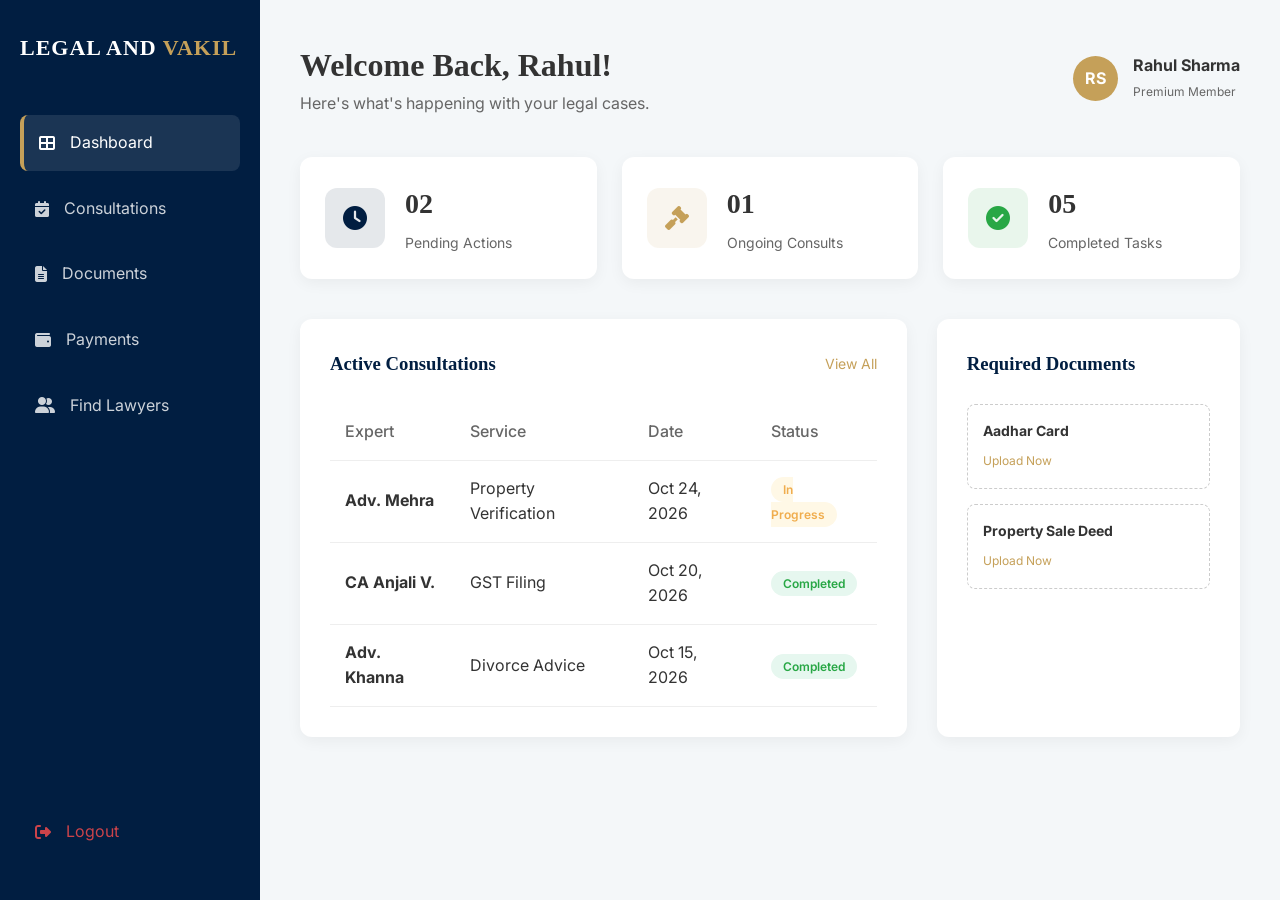
<file: dashboard.html>
<!DOCTYPE html>
<html lang="en">
<head>
    <meta charset="UTF-8">
    <meta name="viewport" content="width=device-width, initial-scale=1.0">
    <title>Dashboard | Legal and Vakil</title>
    <!-- Google Fonts -->
    <link href="https://fonts.googleapis.com/css2?family=Inter:wght@400;500;600;700&display=swap" rel="stylesheet">
    <!-- Font Awesome -->
    <link rel="stylesheet" href="https://cdnjs.cloudflare.com/ajax/libs/font-awesome/6.4.0/css/all.min.css">
    <link rel="stylesheet" href="style.css">
    <style>
        body {
            background-color: #f4f7f9;
            display: flex;
            min-height: 100vh;
        }
        
        /* Dashboard Layout */
        .sidebar {
            width: 260px;
            background: var(--primary);
            color: white;
            padding: 30px 20px;
            display: flex;
            flex-direction: column;
            position: fixed;
            height: 100vh;
        }

        .sidebar .logo {
            color: white;
            margin-bottom: 50px;
            font-size: 22px;
        }

        .sidebar-menu {
            flex: 1;
        }

        .menu-item {
            display: flex;
            align-items: center;
            gap: 15px;
            padding: 15px;
            border-radius: 8px;
            margin-bottom: 10px;
            transition: var(--transition);
            opacity: 0.8;
            cursor: pointer;
        }

        .menu-item:hover, .menu-item.active {
            background: rgba(255,255,255,0.1);
            opacity: 1;
        }

        .menu-item.active {
            border-left: 4px solid var(--secondary);
        }

        .main-content {
            margin-left: 260px;
            flex: 1;
            padding: 40px;
        }

        .dash-header {
            display: flex;
            justify-content: space-between;
            align-items: center;
            margin-bottom: 40px;
        }

        .user-profile {
            display: flex;
            align-items: center;
            gap: 15px;
        }

        .avatar {
            width: 45px;
            height: 45px;
            border-radius: 50%;
            background: var(--secondary);
            display: flex;
            align-items: center;
            justify-content: center;
            font-weight: bold;
            color: white;
        }

        .stats-grid {
            display: grid;
            grid-template-columns: repeat(3, 1fr);
            gap: 25px;
            margin-bottom: 40px;
        }

        .stat-card {
            background: white;
            padding: 25px;
            border-radius: 12px;
            box-shadow: 0 4px 15px rgba(0,0,0,0.05);
            display: flex;
            align-items: center;
            gap: 20px;
        }

        .stat-icon {
            width: 60px;
            height: 60px;
            border-radius: 12px;
            display: flex;
            align-items: center;
            justify-content: center;
            font-size: 24px;
        }

        .stat-icon.blue { background: rgba(1, 30, 65, 0.1); color: var(--primary); }
        .stat-icon.gold { background: rgba(197, 160, 89, 0.1); color: var(--secondary); }
        .stat-icon.green { background: rgba(40, 167, 69, 0.1); color: #28a745; }

        .stat-info h3 { font-size: 28px; margin-bottom: 5px; }
        .stat-info p { color: var(--text-muted); font-size: 14px; }

        .dashboard-body {
            display: grid;
            grid-template-columns: 2fr 1fr;
            gap: 30px;
        }

        .card {
            background: white;
            padding: 30px;
            border-radius: 12px;
            box-shadow: 0 4px 15px rgba(0,0,0,0.05);
            overflow: hidden; /* Prevent table overflow */
        }

        .card-title {
            display: flex;
            justify-content: space-between;
            align-items: center;
            margin-bottom: 25px;
            color: var(--primary);
        }

        .table-responsive {
            width: 100%;
            overflow-x: auto;
            -webkit-overflow-scrolling: touch;
        }

        .consult-table {
            width: 100%;
            border-collapse: collapse;
            min-width: 500px; /* Ensure table doesn't get too squished */
        }

        .consult-table th {
            text-align: left;
            padding: 15px;
            border-bottom: 1px solid #eee;
            color: var(--text-muted);
            font-weight: 500;
        }

        .consult-table td {
            padding: 15px;
            border-bottom: 1px solid #eee;
        }

        .status-pill {
            padding: 5px 12px;
            border-radius: 20px;
            font-size: 12px;
            font-weight: 600;
        }

        .status-pill.success { background: #e6f7ef; color: #28a745; }
        .status-pill.warning { background: #fff8e6; color: #f0ad4e; }

        /* Small screen adjustments */
        @media (max-width: 992px) {
            .sidebar { width: 80px; padding: 20px 10px; }
            .sidebar .logo, .menu-item span { display: none; }
            .main-content { margin-left: 80px; }
            .stats-grid { grid-template-columns: 1fr; }
            .dashboard-body { grid-template-columns: 1fr; }
        }

        @media (max-width: 600px) {
            body { flex-direction: column; }
            .sidebar { 
                position: relative; 
                width: 100%; 
                height: auto; 
                flex-direction: row; 
                padding: 10px;
                justify-content: center;
                gap: 10px;
            }
            .sidebar .menu-item { margin-bottom: 0; padding: 10px; }
            .main-content { margin-left: 0; padding: 20px; }
            .dash-header { flex-direction: column; align-items: flex-start; gap: 20px; }
            .user-profile { width: 100%; justify-content: space-between; border-top: 1px solid #eee; padding-top: 20px; }
            .stat-card { flex-direction: column; text-align: center; }
        }
    </style>
</head>
<body>

    <!-- Sidebar -->
    <div class="sidebar">
        <a href="index.html" class="logo">LEGAL AND<span> VAKIL</span></a>
        <div class="sidebar-menu">
            <div class="menu-item active">
                <i class="fas fa-th-large"></i>
                <span>Dashboard</span>
            </div>
            <div class="menu-item">
                <i class="fas fa-calendar-check"></i>
                <span>Consultations</span>
            </div>
            <div class="menu-item">
                <i class="fas fa-file-alt"></i>
                <span>Documents</span>
            </div>
            <div class="menu-item">
                <i class="fas fa-wallet"></i>
                <span>Payments</span>
            </div>
            <div class="menu-item">
                <i class="fas fa-user-friends"></i>
                <span>Find Lawyers</span>
            </div>
        </div>
        <div class="menu-item" style="color: #ff4d4d;">
            <i class="fas fa-sign-out-alt"></i>
            <span>Logout</span>
        </div>
    </div>

    <!-- Main Content -->
    <div class="main-content">
        <div class="dash-header">
            <div>
                <h1>Welcome Back, Rahul!</h1>
                <p style="color: var(--text-muted);">Here's what's happening with your legal cases.</p>
            </div>
            <div class="user-profile">
                <div class="avatar">RS</div>
                <div>
                    <strong>Rahul Sharma</strong><br>
                    <span style="font-size: 12px; color: var(--text-muted);">Premium Member</span>
                </div>
            </div>
        </div>

        <div class="stats-grid">
            <div class="stat-card">
                <div class="stat-icon blue"><i class="fas fa-clock"></i></div>
                <div class="stat-info">
                    <h3>02</h3>
                    <p>Pending Actions</p>
                </div>
            </div>
            <div class="stat-card">
                <div class="stat-icon gold"><i class="fas fa-gavel"></i></div>
                <div class="stat-info">
                    <h3>01</h3>
                    <p>Ongoing Consults</p>
                </div>
            </div>
            <div class="stat-card">
                <div class="stat-icon green"><i class="fas fa-check-circle"></i></div>
                <div class="stat-info">
                    <h3>05</h3>
                    <p>Completed Tasks</p>
                </div>
            </div>
        </div>

        <div class="dashboard-body">
            <div class="card">
                <div class="card-title">
                    <h3>Active Consultations</h3>
                    <a href="#" style="color: var(--secondary); font-size: 14px;">View All</a>
                </div>
                <table class="consult-table">
                    <thead>
                        <tr>
                            <th>Expert</th>
                            <th>Service</th>
                            <th>Date</th>
                            <th>Status</th>
                        </tr>
                    </thead>
                    <tbody>
                        <tr>
                            <td><strong>Adv. Mehra</strong></td>
                            <td>Property Verification</td>
                            <td>Oct 24, 2026</td>
                            <td><span class="status-pill warning">In Progress</span></td>
                        </tr>
                        <tr>
                            <td><strong>CA Anjali V.</strong></td>
                            <td>GST Filing</td>
                            <td>Oct 20, 2026</td>
                            <td><span class="status-pill success">Completed</span></td>
                        </tr>
                        <tr>
                            <td><strong>Adv. Khanna</strong></td>
                            <td>Divorce Advice</td>
                            <td>Oct 15, 2026</td>
                            <td><span class="status-pill success">Completed</span></td>
                        </tr>
                    </tbody>
                </table>
            </div>

            <div class="card">
                <div class="card-title">
                    <h3>Required Documents</h3>
                </div>
                <div class="doc-list" style="display: flex; flex-direction: column; gap: 15px;">
                    <div style="padding: 15px; border: 1px dashed #ccc; border-radius: 8px;">
                        <p style="font-size: 14px; margin-bottom: 5px;"><strong>Aadhar Card</strong></p>
                        <a href="#" style="font-size: 12px; color: var(--secondary);">Upload Now</a>
                    </div>
                    <div style="padding: 15px; border: 1px dashed #ccc; border-radius: 8px;">
                        <p style="font-size: 14px; margin-bottom: 5px;"><strong>Property Sale Deed</strong></p>
                        <a href="#" style="font-size: 12px; color: var(--secondary);">Upload Now</a>
                    </div>
                </div>
            </div>
        </div>
    </div>

</body>
</html>
</file>
<file: style.css>
/* Global Styles */
:root {
    --primary: #011e41; /* Deep Navy */
    --secondary: #c5a059; /* Gold */
    --accent: #d4af37;
    --bg-light: #fcfcfc;
    --text-main: #333;
    --text-muted: #666;
    --white: #ffffff;
    --shadow: 0 10px 30px rgba(0, 0, 0, 0.1);
    --transition: all 0.3s ease;
}

* {
    margin: 0;
    padding: 0;
    box-sizing: border-box;
}

body {
    font-family: 'Inter', sans-serif;
    color: var(--text-main);
    background-color: var(--bg-light);
    line-height: 1.6;
    overflow-x: hidden;
}

h1, h2, h3, .logo {
    font-family: 'Playfair Display', serif;
    font-weight: 700;
}

a {
    text-decoration: none;
    color: inherit;
    transition: var(--transition);
}

ul {
    list-style: none;
}

.container {
    max-width: 1200px;
    margin: 0 auto;
    padding: 0 20px;
}

/* Header & Navbar */
header {
    background: rgba(255, 255, 255, 0.95);
    padding: 20px 0;
    position: sticky;
    top: 0;
    z-index: 1000;
    box-shadow: 0 2px 10px rgba(0,0,0,0.05);
    transition: all 0.4s cubic-bezier(0.4, 0, 0.2, 1);
    backdrop-filter: blur(10px);
    -webkit-backdrop-filter: blur(10px);
}

header.scrolled {
    padding: 12px 0;
    background: rgba(255, 255, 255, 0.85);
    box-shadow: 0 5px 20px rgba(0,0,0,0.1);
}

nav {
    display: flex;
    justify-content: space-between;
    align-items: center;
}

.logo {
    font-size: 24px;
    color: var(--primary);
    letter-spacing: 1px;
}

.logo span {
    color: var(--secondary);
}

.nav-links {
    display: flex;
    gap: 35px;
}

.nav-links a {
    position: relative;
    font-weight: 500;
    color: var(--primary);
}

.nav-links a::after {
    content: '';
    position: absolute;
    bottom: -5px;
    left: 0;
    width: 0;
    height: 2px;
    background: var(--secondary);
    transition: width 0.3s ease;
}

.nav-links a:hover {
    color: var(--secondary);
}

.nav-links a:hover::after {
    width: 100%;
}

.btn {
    padding: 12px 24px;
    border-radius: 4px;
    font-weight: 600;
    cursor: pointer;
    display: inline-block;
}

.btn-primary {
    background: var(--primary);
    color: var(--white);
}

.btn-primary:hover {
    background: #002b5e;
    transform: translateY(-2px);
}

.btn-outline {
    border: 2px solid var(--secondary);
    color: var(--secondary);
}

.btn-outline:hover {
    background: var(--secondary);
    color: var(--white);
}

/* Hero Section */
.hero {
    position: relative;
    height: 80vh;
    min-height: 500px;
    display: flex;
    align-items: center;
    background: linear-gradient(rgba(1, 30, 65, 0.7), rgba(1, 30, 65, 0.7)), 
                url('https://images.unsplash.com/photo-1589829545856-d10d557cf95f?auto=format&fit=crop&q=80&w=2070');
    background-size: cover;
    background-position: center;
    color: var(--white);
    text-align: center;
}

.hero-content {
    max-width: 800px;
    margin: 0 auto;
}

.hero h1 {
    font-size: 56px;
    margin-bottom: 20px;
    line-height: 1.2;
}

.hero p {
    font-size: 20px;
    margin-bottom: 40px;
    opacity: 0.9;
}

.search-box {
    background: var(--white);
    padding: 10px;
    border-radius: 50px;
    display: flex;
    max-width: 600px;
    margin: 0 auto;
    box-shadow: var(--shadow);
}

.search-box input {
    flex: 1;
    border: none;
    padding: 15px 25px;
    font-size: 16px;
    border-radius: 50px;
    outline: none;
}

.search-box .btn {
    border-radius: 50px;
    padding: 15px 40px;
}

/* Services Section */
.services {
    padding: 100px 0;
}

.section-head {
    text-align: center;
    margin-bottom: 60px;
}

.section-head h2 {
    font-size: 36px;
    color: var(--primary);
    margin-bottom: 10px;
}

.section-head p {
    color: var(--text-muted);
}

.services-grid {
    display: grid;
    grid-template-columns: repeat(auto-fit, minmax(280px, 1fr));
    gap: 30px;
}

.service-card {
    background: var(--white);
    padding: 40px 30px;
    border-radius: 8px;
    box-shadow: 0 5px 15px rgba(0,0,0,0.05);
    text-align: center;
    transition: var(--transition);
    border-bottom: 3px solid transparent;
}

.service-card:hover {
    transform: translateY(-10px);
    box-shadow: var(--shadow);
    border-bottom: 3px solid var(--secondary);
}

.service-card i {
    font-size: 40px;
    color: var(--secondary);
    margin-bottom: 20px;
    display: block;
}

.service-card h3 {
    margin-bottom: 15px;
    color: var(--primary);
}

/* Talk to Lawyer Section */
.consultation {
    background: #f0f4f8;
    padding: 80px 0;
}

.consult-box {
    display: flex;
    align-items: center;
    gap: 50px;
    background: var(--white);
    padding: 50px;
    border-radius: 12px;
    box-shadow: var(--shadow);
}

.consult-text {
    flex: 1;
}

.consult-text h2 {
    font-size: 32px;
    margin-bottom: 20px;
    color: var(--primary);
}

.consult-steps {
    display: flex;
    flex-direction: column;
    gap: 20px;
    margin-bottom: 30px;
}

.step {
    display: flex;
    align-items: flex-start;
    gap: 15px;
}

.step-num {
    background: var(--secondary);
    color: var(--white);
    width: 30px;
    height: 30px;
    border-radius: 50%;
    display: flex;
    align-items: center;
    justify-content: center;
    flex-shrink: 0;
    font-weight: bold;
}

.consult-img {
    flex: 0.8;
}

.consult-img img {
    width: 100%;
    border-radius: 8px;
}

/* Footer */
footer {
    background: var(--primary);
    color: var(--white);
    padding: 80px 0 20px;
}

.footer-grid {
    display: grid;
    grid-template-columns: 2fr 1fr 1fr 1fr;
    gap: 50px;
    margin-bottom: 50px;
}

.footer-col h4 {
    margin-bottom: 25px;
    color: var(--secondary);
    font-size: 18px;
}

.footer-col p {
    opacity: 0.7;
    margin-bottom: 20px;
}

.footer-col ul li {
    margin-bottom: 12px;
}

.footer-col ul li a {
    opacity: 0.7;
}

.footer-col ul li a:hover {
    opacity: 1;
    color: var(--secondary);
}

.footer-bottom {
    text-align: center;
    padding-top: 20px;
    border-top: 1px solid rgba(255,255,255,0.1);
    font-size: 14px;
    opacity: 0.6;
}

/* Trust Badges */
.trust-badges {
    background: white;
    padding: 40px 0;
    border-bottom: 1px solid #eee;
}

.badges-flex {
    display: flex;
    justify-content: space-between;
    align-items: center;
    opacity: 0.5;
    filter: grayscale(1);
}

.badges-flex i { font-size: 30px; }

/* Featured Experts */
.experts {
    padding: 100px 0;
    background: #fff;
}

.experts-grid {
    display: grid;
    grid-template-columns: repeat(auto-fit, minmax(260px, 1fr));
    gap: 30px;
}

.expert-card {
    text-align: center;
    background: var(--bg-light);
    padding: 30px;
    border-radius: 12px;
    transition: var(--transition);
}

.expert-card img {
    width: 120px;
    height: 120px;
    border-radius: 50%;
    object-fit: cover;
    margin-bottom: 20px;
    border: 3px solid var(--secondary);
}

.expert-card:hover {
    background: white;
    box-shadow: var(--shadow);
}

.rating { color: #f0ad4e; margin-bottom: 10px; }

/* Testimonials */
.testimonials {
    background: var(--primary);
    color: white;
    padding: 100px 0;
}

.test-grid {
    display: grid;
    grid-template-columns: repeat(auto-fit, minmax(300px, 1fr));
    gap: 30px;
}

.test-card {
    background: rgba(255,255,255,0.05);
    padding: 40px;
    border-radius: 12px;
    position: relative;
}

.test-card i.quote {
    position: absolute;
    top: 20px;
    right: 30px;
    font-size: 40px;
    opacity: 0.1;
}

/* Blog Section */
.blog { padding: 100px 0; }

.blog-grid {
    display: grid;
    grid-template-columns: repeat(auto-fit, minmax(350px, 1fr));
    gap: 30px;
}

.blog-card {
    background: white;
    border-radius: 12px;
    overflow: hidden;
    box-shadow: 0 5px 15px rgba(0,0,0,0.05);
}

.blog-img { height: 200px; overflow: hidden; }
.blog-img img { width: 100%; height: 100%; object-fit: cover; transition: transform 0.5s; }
.blog-card:hover .blog-img img { transform: scale(1.1); }
.blog-content { padding: 25px; }

/* FAQ Section */
.faq { padding: 100px 0; background: #f9f9f9; }
.faq-list { max-width: 800px; margin: 0 auto; }
.faq-item {
    background: white;
    padding: 20px;
    margin-bottom: 15px;
    border-radius: 8px;
    cursor: pointer;
    box-shadow: 0 2px 5px rgba(0,0,0,0.02);
}

.faq-question {
    display: flex;
    justify-content: space-between;
    font-weight: 600;
}

.faq-answer { display: none; padding-top: 15px; color: var(--text-muted); }

/* App Promo */
.app-promo {
    background: linear-gradient(to right, var(--primary), #003a7a);
    color: white;
    padding: 80px 0;
    text-align: center;
}

.app-btns { display: flex; justify-content: center; gap: 20px; margin-top: 30px; }
.app-btn {
    background: white;
    color: var(--primary);
    padding: 12px 30px;
    border-radius: 50px;
    font-weight: 600;
}

/* --- Animations --- */

@keyframes fadeInUp {
    from {
        opacity: 0;
        transform: translateY(30px);
    }
    to {
        opacity: 1;
        transform: translateY(0);
    }
}

@keyframes fadeIn {
    from { opacity: 0; }
    to { opacity: 1; }
}

.reveal {
    opacity: 0;
    transform: translateY(30px);
    transition: all 0.8s cubic-bezier(0.4, 0, 0.2, 1);
}

.reveal.active {
    opacity: 1;
    transform: translateY(0);
}

.reveal-onload {
    animation: fadeInUp 1s ease-out forwards;
}

/* Delay for children in grid */
.services-grid .service-card,
.experts-grid .expert-card,
.blog-grid .blog-card {
    opacity: 0;
    transform: translateY(20px);
    transition: all 0.6s ease-out;
}

.reveal.active .service-card,
.reveal.active .expert-card,
.reveal.active .blog-card {
    opacity: 1;
    transform: translateY(0);
}

/* Staggered delay using nth-child */
.reveal.active .service-card:nth-child(2),
.reveal.active .expert-card:nth-child(2),
.reveal.active .blog-card:nth-child(2) { transition-delay: 0.1s; }
.reveal.active .service-card:nth-child(3),
.reveal.active .expert-card:nth-child(3),
.reveal.active .blog-card:nth-child(3) { transition-delay: 0.2s; }
.reveal.active .service-card:nth-child(4),
.reveal.active .expert-card:nth-child(4) { transition-delay: 0.3s; }
.reveal.active .service-card:nth-child(5) { transition-delay: 0.4s; }
.reveal.active .service-card:nth-child(6) { transition-delay: 0.5s; }

/* Micro-interactions */
.btn {
    transition: all 0.3s cubic-bezier(0.4, 0, 0.2, 1);
}

.btn:active {
    transform: scale(0.95);
}

.logo:hover {
    transform: scale(1.05);
}

.logo {
    transition: transform 0.3s ease;
}

/* --- Responsive Styles --- */

/* Tablets (max-width: 992px) */
@media (max-width: 992px) {
    .container { padding: 0 30px; }
    
    .hero h1 { font-size: 44px; }
    
    .footer-grid {
        grid-template-columns: 1fr 1fr;
        gap: 40px;
    }
    
    .consult-box {
        flex-direction: column;
        padding: 40px;
        gap: 30px;
    }
    
    .consult-img { display: none; }
}

/* Mobile Devices (max-width: 768px) */
@media (max-width: 768px) {
    .menu-toggle { display: block !important; }
    
    .nav-links {
        display: none;
        flex-direction: column;
        position: absolute;
        top: 100%;
        left: 0;
        width: 100%;
        background: white;
        padding: 20px;
        box-shadow: 0 10px 10px rgba(0,0,0,0.1);
        gap: 15px;
        z-index: 999;
    }
    
    .nav-links.active { display: flex; }
    
    .nav-btns { display: none; }
    .nav-btns.active {
        display: flex;
        position: absolute;
        top: calc(100% + 180px); /* Adjust based on menu height */
        left: 0;
        width: 100%;
        background: white;
        padding: 0 20px 20px;
        box-shadow: 0 5px 5px rgba(0,0,0,0.05);
        justify-content: center;
        z-index: 998;
    }
    
    /* Better alternative: combine nav elements in mobile view */
    .nav { position: relative; }
    
    .hero { height: auto; padding: 100px 0; }
    .hero h1 { font-size: 36px; }
    .hero p { font-size: 16px; }
    
    .search-box {
        flex-direction: column;
        border-radius: 12px;
        gap: 10px;
    }
    
    .search-box input { border-radius: 8px; }
    .search-box .btn { border-radius: 8px; width: 100%; }
    
    .section-head h2 { font-size: 28px; }
    
    .badges-flex {
        display: flex;
        overflow-x: auto;
        padding-bottom: 20px;
        gap: 30px;
        justify-content: flex-start;
        -webkit-overflow-scrolling: touch;
    }
    .badges-flex span { flex-shrink: 0; }
    
    .services-grid, .experts-grid, .blog-grid, .test-grid {
        grid-template-columns: 1fr;
    }
    
    .footer-grid { grid-template-columns: 1fr; gap: 30px; }
    
    .app-btns { flex-direction: column; }
}

/* Small Phones (max-width: 480px) */
@media (max-width: 480px) {
    .container { padding: 0 20px; }
    
    .hero h1 { font-size: 28px; }
    
    .stat-card {
        flex-direction: column;
        text-align: center;
    }
    
    .faq-question { font-size: 14px; }
}
</file>
